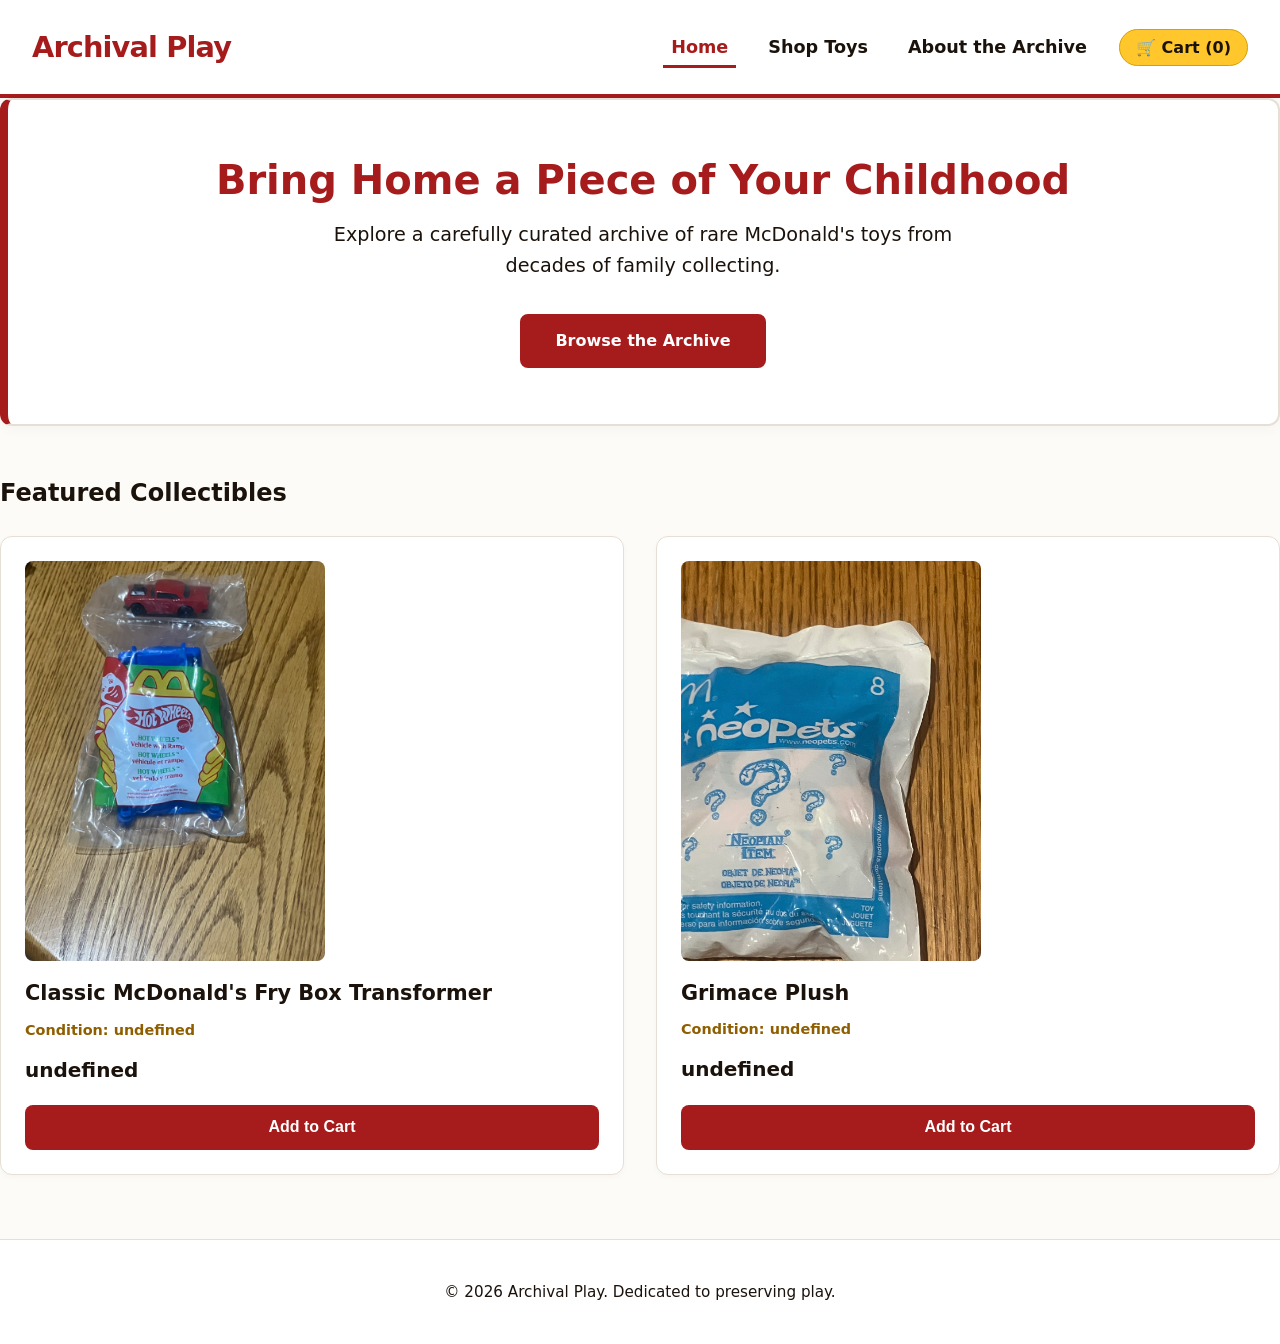
<file: index.html>
<!DOCTYPE html>
<html lang="en">
<head>
    <meta charset="UTF-8">
    <meta name="viewport" content="width=device-width, initial-scale=1.0">
    <title>Archival Play | Vintage Happy Meal & Retro Toys</title>
    
    <!-- SEO & Accessibility Search Description -->
    <meta name="description" content="Relive your childhood with our curated collection of vintage McDonald's and retro Happy Meal toys. Carefully collected, safely shipped.">
    
    <!-- Link to external AAA Compliant Stylesheet -->
    <link rel="stylesheet" href="styles.css">
</head>
<body>

    <!-- Accessible skip link (visible only on keyboard tab focus) -->
    <a href="#main-content" class="skip-link">Skip to main content</a>

    <!-- Header & Navigation Area (Populated dynamically from nav.html) -->
    <header id="main-header"></header>

    <!-- Main Content Area -->
    <main id="main-content">
        
        <!-- Nostalgic Hero Section -->
        <section aria-labelledby="hero-heading" class="hero-section">
            <h1 id="hero-heading">Bring Home a Piece of Your Childhood</h1>
            <p>Explore a carefully curated archive of rare McDonald's toys from decades of family collecting.</p>
            <a href="#featured-heading" class="btn">Browse the Archive</a>
        </section>

        <!-- Featured Products Grid -->
        <section aria-labelledby="featured-heading">
            <h2 id="featured-heading">Featured Collectibles</h2>
            
            <!-- Dynamic Container: JavaScript will populate products here from toys.json -->
            <div id="product-grid" class="product-grid"></div>
        </section>

    </main>

    <!-- Footer -->
    <footer>
        <p>&copy; 2026 Archival Play. Dedicated to preserving play.</p>
    </footer>

    <!-- JavaScript Files -->
    <script src="nav-loader.js"></script>
    <script src="app.js"></script>
</body>
</html>
</file>
<file: styles.css>
/* ==========================================================================
   1. Theme Variables & Base Settings (A11y & AAA Compliant)
   ========================================================================== */
:root {
  /* Core Colors */
  --color-bg: #FDFBF7;            /* Warm Cream (Prevents eye strain) */
  --color-text-main: #1A120B;     /* Deep Charcoal (18.7:1 AAA contrast) */
  --color-primary: #A61B1B;       /* Deep Retro Red (7.3:1 AAA contrast) */
  --color-primary-hover: #7D1010; /* Darker Red for focus/hover states */
  --color-accent: #8F5E00;        /* Deep Mustard Gold for text/borders (7.1:1 AAA) */
  
  /* Yellow Accent System (High-contrast A11y implementation) */
  --color-yellow-bg: #FFC72C;     /* Bright Golden Yellow (Used for backgrounds) */
  --color-yellow-hover: #E0A800;  /* Slightly darker yellow for hover states */
  --color-yellow-tint: #FFF9E6;   /* Soft warm yellow tint for block quotes/banners */

  /* UI Structural Colors */
  --color-card-bg: #FFFFFF;      /* Clean White */
  --color-border: #E6DFD5;        /* Soft border color */
  --color-focus-ring: #005FCC;    /* High-contrast electric blue for keyboard focus */

  /* Typography */
  --font-family: system-ui, -apple-system, BlinkMacSystemFont, "Segoe UI", Roboto, Helvetica, Arial, sans-serif;
}

/* Base resets */
* {
  box-sizing: border-box;
  margin: 0;
  padding: 0;
}

body {
  background-color: var(--color-bg);
  color: var(--color-text-main);
  font-family: var(--font-family);
  line-height: 1.6;
  padding: 0;
}

/* Highly visible keyboard focus indicators (AAA standard) */
*:focus-visible {
  outline: 4px solid var(--color-focus-ring);
  outline-offset: 4px;
}

/* Screen reader utility helper */
.sr-only {
  position: absolute;
  width: 1px;
  height: 1px;
  padding: 0;
  margin: -1px;
  overflow: hidden;
  clip: rect(0, 0, 0, 0);
  border: 0;
}

/* ==========================================================================
   2. Layout & Header
   ========================================================================== */
header {
  border-bottom: 4px solid var(--color-primary);
  padding: 1.5rem 2rem;
  display: flex;
  flex-direction: column;
  align-items: center;
  gap: 1rem;
  background-color: var(--color-card-bg);
  box-shadow: 0 2px 8px rgba(0, 0, 0, 0.04);
}

@media (min-width: 768px) {
  header {
    flex-direction: row;
    justify-content: space-between;
  }
}

.logo {
  font-size: 1.8rem;
  font-weight: 800;
  color: var(--color-primary);
  letter-spacing: -0.03em;
}

nav ul {
  display: flex;
  list-style: none;
  align-items: center;
  gap: 1.5rem;
}

nav a {
  color: var(--color-text-main);
  text-decoration: none;
  font-weight: 700;
  font-size: 1.1rem;
  padding: 0.5rem;
  border-bottom: 3px solid transparent;
  transition: border-color 0.2s ease, color 0.2s ease;
}

nav a:hover,
nav a[aria-current="page"] {
  border-bottom: 3px solid var(--color-primary);
  color: var(--color-primary);
}

/* Header Cart Button with Yellow Badge Pill */
.cart-nav-btn {
  background-color: var(--color-yellow-bg);
  color: var(--color-text-main); /* Deep dark text on bright yellow = 15:1 AAA */
  border: 1px solid #D6A100;
  font-family: inherit;
  font-size: 1rem;
  font-weight: 800;
  cursor: pointer;
  padding: 0.5rem 1rem;
  border-radius: 20px;
  transition: background-color 0.2s ease, transform 0.1s ease;
}

.cart-nav-btn:hover {
  background-color: var(--color-yellow-hover);
  transform: translateY(-1px);
}

/* Skip-to-content link */
.skip-link {
  position: absolute;
  top: -60px;
  left: 0;
  background: var(--color-primary);
  color: #FFFFFF;
  padding: 10px 15px;
  z-index: 100;
  font-weight: bold;
  text-decoration: none;
  border-radius: 0 0 4px 0;
}

.skip-link:focus {
  top: 0;
}

/* --- Desktop Styles (Default) --- */
.nav-toggle {
  display: none; /* Hide button on desktop */
}

.nav-links {
  display: flex;
  list-style: none;
  gap: 1.5rem;
}


  /* Draw the 3 lines inside the button */
  .hamburger-bar {
    height: 3px;
    width: 100%;
    background-color: #000000;
    border-radius: 2px;
  }

  /* Hide the link menu by default on mobile */
  .nav-links {
    display: none;
    flex-direction: column;
    width: 100%;
    padding: 1rem 0;
  }

  /* When JS adds the .open class, show the menu */
  .nav-links.open {
    display: flex;
  }
}

main {
  max-width: 1100px;
  margin: 0 auto;
  padding: 2.5rem 1.5rem;
}

/* ==========================================================================
   3. Page Components & Grid
   ========================================================================== */

/* Hero Banner */
.hero-section {
  background-color: var(--color-card-bg);
  border: 2px solid var(--color-border);
  border-left: 8px solid var(--color-primary); /* Modern accent bar */
  border-radius: 12px;
  padding: 3.5rem 2rem;
  margin-bottom: 3rem;
  text-align: center;
  box-shadow: 0 4px 12px rgba(0, 0, 0, 0.03);
}

.hero-section h1 {
  font-size: 2.5rem;
  color: var(--color-primary);
  margin-bottom: 1rem;
  line-height: 1.2;
}

.hero-section p {
  font-size: 1.2rem;
  max-width: 650px;
  margin: 0 auto 2rem auto;
  color: var(--color-text-main);
}

/* Primary Button */
.btn {
  display: inline-block;
  background-color: var(--color-primary);
  color: #FFFFFF;
  text-decoration: none;
  font-weight: 700;
  padding: 0.9rem 2.2rem;
  border-radius: 8px;
  transition: background-color 0.2s ease, transform 0.1s ease;
}

.btn:hover {
  background-color: var(--color-primary-hover);
  transform: translateY(-1px);
}

/* Product Grid Layout */
.product-grid {
  display: grid;
  grid-template-columns: repeat(auto-fit, minmax(280px, 1fr));
  gap: 2rem;
  margin-top: 1.5rem;
}

/* Product Cards */
.product-card {
  background-color: var(--color-card-bg);
  border: 1px solid var(--color-border);
  border-radius: 12px;
  padding: 1.5rem;
  display: flex;
  flex-direction: column;
  box-shadow: 0 2px 6px rgba(0, 0, 0, 0.03);
  transition: transform 0.2s ease, box-shadow 0.2s ease;
}

@media (prefers-reduced-motion: no-preference) {
  .product-card:hover {
    transform: translateY(-4px);
    box-shadow: 0 8px 20px rgba(0, 0, 0, 0.08);
  }
}

.product-card img {
  border-radius: 8px;
  background-color: #F0EDE6; 
  margin-bottom: 1rem;
  max-width: 100%;
  height: auto;
}

.product-card h3 {
  font-size: 1.3rem;
  margin-bottom: 0.5rem;
  color: var(--color-text-main);
}

.product-card .condition {
  font-size: 0.9rem;
  font-weight: 700;
  color: var(--color-accent);
  margin-bottom: 0.75rem;
}

.product-card .price {
  font-size: 1.25rem; 
  font-weight: 800;
  color: var(--color-text-main);
  margin-bottom: 1.2rem;
}

.product-card button {
  background-color: var(--color-primary);
  color: #FFFFFF;
  border: none;
  padding: 0.85rem;
  border-radius: 8px;
  font-weight: 700;
  font-size: 1rem;
  cursor: pointer;
  width: 100%;
  margin-top: auto; 
  transition: background-color 0.2s ease;
}

.product-card button:hover {
  background-color: var(--color-primary-hover);
}

/* ==========================================================================
   4. About Page Components (Quote & Spec Cards)
   ========================================================================== */

.about-container h1 {
  font-size: 2.5rem;
  color: var(--color-primary);
  border-bottom: 4px solid var(--color-yellow-bg);
  padding-bottom: 0.5rem;
  margin-bottom: 1.5rem;
}

/* Styled Nostalgia Quote */
.story-quote {
  margin: 2.5rem 0;
  padding: 1.5rem 2rem;
  background-color: var(--color-yellow-tint);
  border-left: 6px solid var(--color-yellow-bg);
  border-radius: 0 10px 10px 0;
  font-style: italic;
  font-size: 1.15rem;
  color: var(--color-text-main);
}

.story-quote p {
  margin: 0;
}

/* Blueprint Section & Specs Grid */
.blueprint-section {
  margin-top: 3.5rem;
  padding: 2.5rem 2rem;
  background-color: var(--color-card-bg);
  border: 1px solid var(--color-border);
  border-radius: 12px;
  box-shadow: 0 2px 8px rgba(0, 0, 0, 0.02);
}

.blueprint-section h2 {
  color: var(--color-primary);
  margin-bottom: 0.5rem;
}

.blueprint-intro {
  font-size: 1.1rem;
  color: var(--color-text-main);
  margin-bottom: 2rem;
}

.specs-grid {
  display: grid;
  grid-template-columns: repeat(auto-fit, minmax(240px, 1fr));
  gap: 1.5rem;
}

.spec-card {
  background: var(--color-bg);
  padding: 1.5rem;
  border-radius: 10px;
  border: 1px solid var(--color-border);
  transition: transform 0.2s ease, box-shadow 0.2s ease;
}

@media (prefers-reduced-motion: no-preference) {
  .spec-card:hover {
    transform: translateY(-3px);
    box-shadow: 0 6px 16px rgba(0, 0, 0, 0.06);
  }
}

.spec-icon {
  font-size: 2rem;
  display: block;
  margin-bottom: 0.5rem;
}

.spec-card h3 {
  margin: 0 0 0.5rem 0;
  font-size: 1.1rem;
  color: var(--color-primary);
}

.spec-card p {
  margin: 0;
  font-size: 0.95rem;
  line-height: 1.5;
}

/* ==========================================================================
   5. Footer
   ========================================================================== */
footer {
  border-top: 1px solid var(--color-border);
  background-color: var(--color-card-bg);
  text-align: center;
  padding: 2.5rem 2rem;
  margin-top: 4rem;
  font-size: 0.95rem;
}

/* Ensure all product images scale down on smaller screens */
.product-card img {
  max-width: 100%;
  height: auto;
  object-fit: cover; /* Keeps image proportions crisp without stretching */
}

@media (max-width: 768px) {
  /* Match the full path: header nav ul */
  nav ul,
  nav .nav-links {
    display: none;
    flex-direction: column;
    width: 100%;
  }

  /* Force display when the open class is present */
  nav ul.open,
  nav .nav-links.open {
    display: flex;
  }
}
</file>
